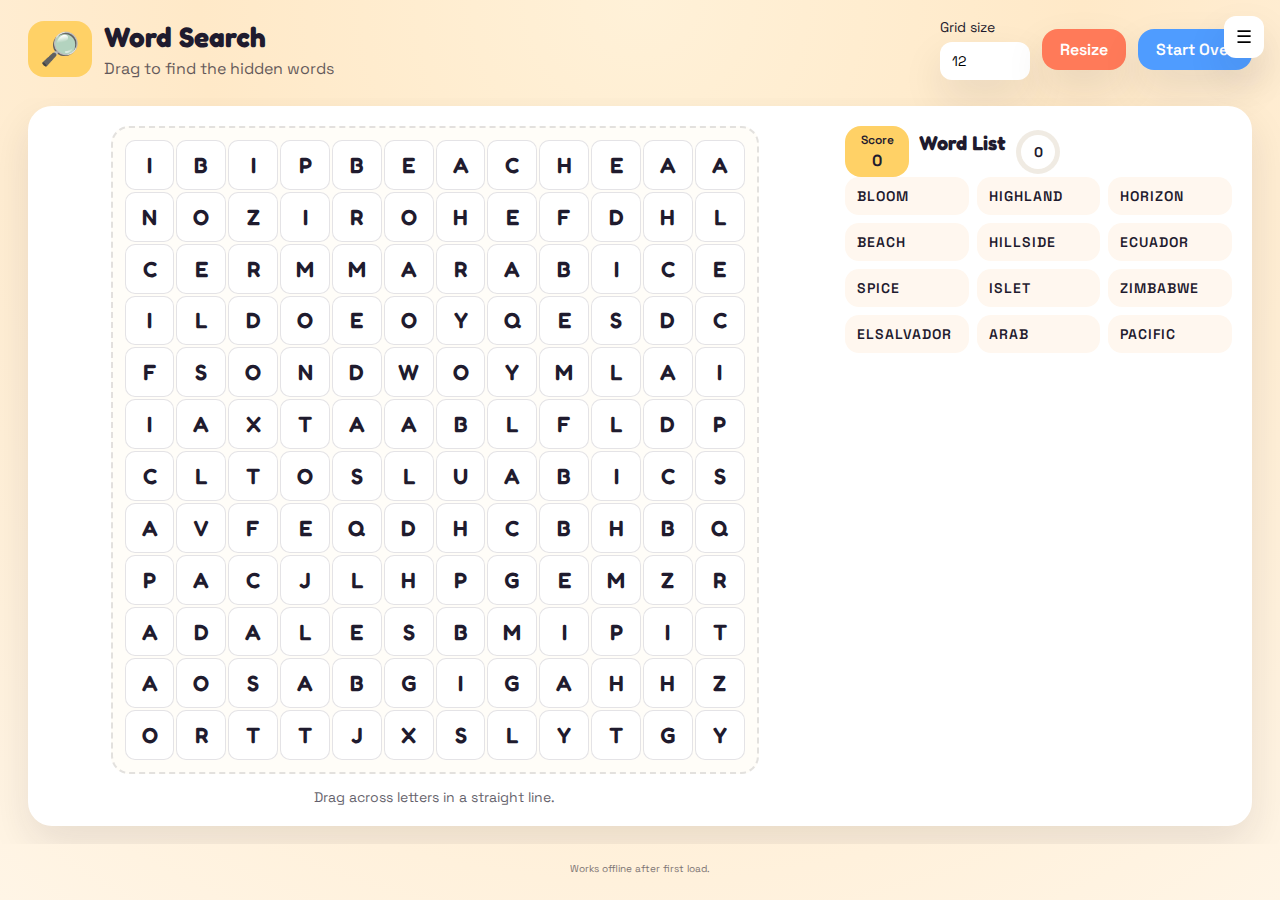
<file: index.html>
<!doctype html>
<html lang="en">
  <head>
    <meta charset="utf-8" />
    <meta name="viewport" content="width=device-width,initial-scale=1" />
    <title>Word Search</title>
    <meta name="theme-color" content="#ff7a59" />
    <meta name="apple-mobile-web-app-capable" content="yes" />
    <meta name="apple-mobile-web-app-status-bar-style" content="default" />
    <meta name="apple-mobile-web-app-title" content="Word Search" />
    <link rel="apple-touch-icon" href="icon-192.png" />
    <link rel="manifest" href="manifest.json" />
    <link rel="stylesheet" href="styles.css" />
  </head>
  <body>
    <div class="app-shell">
    <header class="topbar">
      <div class="brand">
        <span class="logo">🔎</span>
        <div>
          <h1>Word Search</h1>
          <p>Drag to find the hidden words</p>
        </div>
      </div>
      <div class="controls">
        <label class="control">
          Grid size
          <input id="gridSize" type="number" min="8" max="20" value="12" />
        </label>
        <button id="resizeBtn" class="btn">Resize</button>
        <button id="resetBtn" class="btn secondary">Start Over</button>
      </div>
    </header>
    <button id="menuToggle" class="icon-btn menu-fab" aria-label="Menu">
      ☰
    </button>

    <main>
      <section id="screenMap" class="screen map-screen">
        <div class="map-header">
          <div>
            <h2>Adventure Map</h2>
            <p>Pick a theme to start your next puzzle.</p>
          </div>
          <div class="map-actions">
            <button id="freePlayBtn" class="btn">Free Play</button>
            <button id="newCampaignBtn" class="btn secondary">New Campaign</button>
            <button id="mapBackBtn" class="btn secondary">Back</button>
          </div>
          <div class="map-stats">
            <div class="stat">
              <span>Level</span>
              <strong id="mapLevel">1</strong>
            </div>
            <div class="stat">
              <span>Total Words</span>
              <strong id="mapTotalWords">0</strong>
            </div>
          </div>
        </div>
        <div class="map-content">
          <div class="globe-wrap">
            <div id="globe" class="globe" aria-hidden="true">
              <canvas id="globeCanvas" class="globe-canvas" width="360" height="360"></canvas>
              <div id="plane" class="plane">✈️</div>
            </div>
          </div>
          <div id="mapList" class="map-list"></div>
        </div>
      </section>

      <section id="screenPlay" class="screen screen-active play-screen">
        <div class="board-panel">
          <div class="board" id="board"></div>
          <div class="hint" id="hint">Drag across letters in a straight line.</div>
        </div>

        <div class="word-panel">
          <div class="word-header">
            <div class="score score-inline score-compact">
              <span>Score</span>
              <strong id="scoreCount">0</strong>
            </div>
            <div class="title-group">
              <h2 id="themeTitle">Word List</h2>
              <div id="levelRing" class="level-ring">
                <span id="levelDisplay">1</span>
              </div>
            </div>
          </div>
          <span id="xpLabel" class="xp-label">0 / 1000 XP</span>
          <ul id="wordList" class="word-list"></ul>
        </div>
      </section>
    </main>

    <footer>
      <small>Works offline after first load.</small>
    </footer>

    <div id="menuPanel" class="menu-panel">
      <div class="menu-card">
        <h3>Menu</h3>
        <button id="menuResume" class="btn">Resume</button>
        <button id="menuResize" class="btn secondary">Resize</button>
        <button id="menuReset" class="btn secondary">Start Over</button>
        <button id="menuStats" class="btn secondary">Stats</button>
        <button id="menuTheme" class="btn secondary">Themes</button>
        <button id="menuMap" class="btn secondary">Map</button>
      </div>
    </div>

    <div id="statsModal" class="modal">
      <div class="modal-card">
        <h3>Stats</h3>
        <div class="stats-grid">
          <div class="stat">
            <span>Major Words</span>
            <strong id="statMajor">0</strong>
          </div>
          <div class="stat">
            <span>Minor Words</span>
            <strong id="statMinor">0</strong>
          </div>
          <div class="stat">
            <span>Lifetime Words</span>
            <strong id="statTotal">0</strong>
          </div>
          <div class="stat">
            <span>Time Played</span>
            <strong id="statTime">0m</strong>
          </div>
        </div>
        <button id="statsClose" class="btn">Close</button>
      </div>
    </div>

    <div id="resizeModal" class="modal">
      <div class="modal-card">
        <h3>Resize Grid</h3>
        <label class="control">
          Grid size (8-20)
          <input id="resizeInput" type="number" min="8" max="20" value="12" />
        </label>
        <button id="resizeSubmit" class="btn">Apply</button>
        <button id="resizeClose" class="btn secondary">Cancel</button>
      </div>
    </div>

    <div id="themeModal" class="modal">
      <div class="modal-card">
        <h3>Theme Picker</h3>
        <div id="themeOptions" class="theme-options"></div>
        <button id="themeClose" class="btn">Close</button>
      </div>
    </div>

    <div id="winScreen" class="modal">
      <div class="modal-card win-card">
        <h3>Level Complete!</h3>
        <p id="winSummary">You found all the words.</p>
        <div class="stats-grid">
          <div class="stat">
            <span>Level</span>
            <strong id="winLevel">1</strong>
          </div>
          <div class="stat">
            <span>Lifetime Words</span>
            <strong id="winTotalWords">0</strong>
          </div>
        </div>
        <div class="win-actions">
          <button id="winNext" class="btn">Next Level</button>
          <button id="winMap" class="btn secondary">Level Select</button>
          <button id="winStats" class="btn secondary">Stats</button>
          <button id="winRetry" class="btn secondary">Retry</button>
        </div>
      </div>
    </div>

    </div>
  <script src="data/countries-data.js"></script>
  <script src="data/country-cities.js"></script>
  <script src="app.js"></script>
  </body>
</html>
</file>
<file: styles.css>
@import url("https://fonts.googleapis.com/css2?family=Fredoka:wght@400;600;700&family=Space+Grotesk:wght@400;600&display=swap");

:root {
  color-scheme: light;
  --bg: #fff5e6;
  --ink: #1f1b2e;
  --accent: #ff7a59;
  --accent-2: #4f9cff;
  --accent-3: #ffd166;
  --panel: #ffffff;
  --shadow: 0 18px 40px rgba(31, 27, 46, 0.1);
  --grid-line: rgba(31, 27, 46, 0.12);
  --found: #b7f7c6;
  --select: #ffe08a;
}

* {
  box-sizing: border-box;
}

body {
  margin: 0;
  font-family: "Space Grotesk", sans-serif;
  background: radial-gradient(circle at top, #fff1d8 0%, #ffe9c8 40%, var(--bg) 100%);
  color: var(--ink);
  min-height: 100vh;
  height: 100vh;
  display: flex;
  flex-direction: column;
  overflow: hidden;
}

.app-shell {
  display: flex;
  flex-direction: column;
  min-height: 100vh;
}

.topbar {
  display: flex;
  flex-wrap: wrap;
  align-items: center;
  justify-content: space-between;
  gap: 16px;
  padding: 18px 28px;
}

.brand {
  display: flex;
  align-items: center;
  gap: 12px;
}

.logo {
  font-size: 32px;
  background: var(--accent-3);
  border-radius: 16px;
  padding: 8px 12px;
}

h1 {
  margin: 0;
  font-family: "Fredoka", cursive;
  font-size: 28px;
}

.brand p {
  margin: 4px 0 0;
  opacity: 0.7;
}

.controls {
  display: flex;
  flex-wrap: wrap;
  align-items: center;
  gap: 12px;
}

.control {
  display: grid;
  gap: 6px;
  font-size: 14px;
}

input[type="number"] {
  font: inherit;
  padding: 8px 10px;
  border-radius: 12px;
  border: 2px solid transparent;
  background: #fff;
  box-shadow: var(--shadow);
  width: 90px;
}

input[type="number"]:focus {
  outline: none;
  border-color: var(--accent-2);
}

.btn {
  font: inherit;
  border: none;
  padding: 10px 18px;
  border-radius: 16px;
  background: var(--accent);
  color: #fff;
  font-weight: 600;
  cursor: pointer;
  box-shadow: var(--shadow);
}

.btn.secondary {
  background: var(--accent-2);
}

.icon-btn {
  border: none;
  background: var(--panel);
  border-radius: 12px;
  padding: 10px 12px;
  box-shadow: var(--shadow);
  font-size: 18px;
  cursor: pointer;
}

.menu-fab {
  position: fixed;
  top: 16px;
  right: 16px;
  z-index: 15;
}


main {
  display: grid;
  gap: 24px;
  padding: 8px 28px 18px;
  flex: 1;
  min-height: 0;
  overflow: hidden;
}

.screen {
  display: none;
  height: 100%;
}

.screen.screen-active {
  display: block;
}

.map-screen {
  overflow: auto;
  height: 100%;
  padding-right: 6px;
  min-height: 0;
}

.map-header {
  display: flex;
  flex-wrap: wrap;
  align-items: center;
  justify-content: space-between;
  gap: 16px;
  margin-bottom: 20px;
}

.map-actions {
  display: flex;
  align-items: center;
  gap: 12px;
}

.map-stats {
  display: flex;
  gap: 12px;
  flex-wrap: wrap;
}

.map-content {
  display: grid;
  grid-template-columns: minmax(280px, 1.2fr) minmax(240px, 0.8fr);
  gap: 24px;
  align-items: start;
}

.globe-wrap {
  display: grid;
  place-items: center;
}

.globe {
  position: relative;
  width: min(70vw, 520px);
  aspect-ratio: 1 / 1;
  border-radius: 50%;
  background: radial-gradient(circle at 30% 30%, #ffffff 0%, #d8edff 45%, #a3c9f1 70%, #6f97c8 100%);
  box-shadow: 0 25px 60px rgba(31, 27, 46, 0.25);
  overflow: hidden;
  --globe-shift: 0%;
  transition: transform 0.25s ease;
  touch-action: pan-y;
}

.globe.zoomed {
  transform: scale(1.12);
}

.globe::before {
  content: "";
  position: absolute;
  inset: 10%;
  border-radius: 50%;
  background: radial-gradient(circle at 30% 30%, rgba(255, 255, 255, 0.55), transparent 60%);
  opacity: 0.9;
  z-index: 2;
  pointer-events: none;
}

.globe::after {
  content: "";
  position: absolute;
  inset: 0;
  border-radius: 50%;
  box-shadow: inset -30px -20px 60px rgba(31, 27, 46, 0.25);
  z-index: 2;
  pointer-events: none;
}

.globe-canvas {
  position: absolute;
  inset: 0;
  width: 100%;
  height: 100%;
  border-radius: 50%;
  pointer-events: none;
  z-index: 1;
}

.globe .pin {
  position: absolute;
  width: 12px;
  height: 12px;
  border-radius: 50%;
  background: var(--accent);
  border: 2px solid #fff;
  box-shadow: 0 6px 12px rgba(31, 27, 46, 0.3);
  transform: translate(-50%, -50%);
  z-index: 4;
}

.globe .pin.locked {
  background: #c9d3e3;
}

.globe .pin.current {
  width: 14px;
  height: 14px;
  background: var(--accent-2);
}

.plane {
  position: absolute;
  font-size: 18px;
  transform: translate(-50%, -50%);
  pointer-events: none;
  opacity: 0;
  transition: opacity 0.2s ease;
  z-index: 5;
}

.plane.active {
  opacity: 1;
}

.map-list {
  display: grid;
  gap: 12px;
}

.map-item {
  position: relative;
  padding: 14px 16px;
  border-radius: 18px;
  background: var(--panel);
  box-shadow: var(--shadow);
  display: grid;
  gap: 6px;
  cursor: pointer;
  overflow: hidden;
}

.map-item::after {
  content: "";
  position: absolute;
  inset: 0;
  background: linear-gradient(
    120deg,
    color-mix(in srgb, var(--item-accent, #ff7a59) 35%, transparent),
    transparent 60%
  );
  opacity: 0.35;
  pointer-events: none;
}

.map-item-header {
  display: flex;
  align-items: center;
  gap: 0.6rem;
  position: relative;
  z-index: 2;
}

.map-flag {
  width: 2.1rem;
  height: 2.1rem;
  display: inline-flex;
  align-items: center;
  justify-content: center;
  border-radius: 50%;
  background: color-mix(in srgb, var(--item-accent-2, #4f9cff) 20%, #fff);
  border: 2px solid rgba(255, 255, 255, 0.8);
  box-shadow: 0 8px 18px rgba(8, 20, 50, 0.15);
  font-size: 1.1rem;
}

.map-icon {
  margin-left: auto;
  font-size: 1.1rem;
  background: color-mix(in srgb, var(--item-accent-3, #ffd166) 40%, #fff);
  border-radius: 999px;
  padding: 0.25rem 0.6rem;
  box-shadow: inset 0 0 0 1px rgba(255, 255, 255, 0.6);
}

.map-silhouette {
  position: absolute;
  inset: 0;
  background-image: var(--item-silhouette);
  background-repeat: no-repeat;
  background-position: right 10% center;
  background-size: 120px;
  opacity: 0.35;
  mix-blend-mode: soft-light;
  pointer-events: none;
  filter: drop-shadow(0 8px 12px rgba(8, 20, 50, 0.12));
}

.map-item small {
  opacity: 0.7;
  position: relative;
  z-index: 2;
}

.map-item.locked {
  opacity: 0.5;
  cursor: default;
}

.map-item.current {
  border: 2px solid var(--accent-2);
}

.play-screen {
  background: var(--panel);
  border-radius: 24px;
  padding: 20px;
  box-shadow: var(--shadow);
  grid-template-columns: minmax(0, 2fr) minmax(220px, 1fr);
  gap: 24px;
  min-height: 0;
  height: 100%;
}

.play-screen.screen-active {
  display: grid;
}

.board-panel {
  display: grid;
  gap: 12px;
  grid-template-rows: 1fr auto;
  min-height: 0;
}

.score {
  background: var(--accent-3);
  padding: 8px 14px;
  border-radius: 16px;
  font-weight: 600;
  display: grid;
  gap: 2px;
  text-align: center;
}

.score strong {
  font-size: 20px;
}

.score-inline {
  min-width: 84px;
}

.score-compact {
  min-width: 64px;
  padding: 6px 10px;
  font-size: 12px;
  flex: 0 0 auto;
}

.score-compact strong {
  font-size: 16px;
}

.board {
  display: grid;
  gap: 2px;
  border-radius: 18px;
  border: 2px dashed var(--grid-line);
  padding: 12px;
  touch-action: none;
  user-select: none;
  background: #fffdf8;
  width: min(100%, 72vh);
  aspect-ratio: 1 / 1;
  justify-self: center;
}

.cell {
  display: grid;
  place-items: center;
  font-family: "Fredoka", cursive;
  font-size: clamp(14px, 2.4vw, 22px);
  font-weight: 600;
  border-radius: 10px;
  background: #ffffff;
  border: 1px solid var(--grid-line);
  aspect-ratio: 1 / 1;
}

.cell.selected {
  background: var(--select);
}

.cell.found {
  background: var(--found);
  border: 2px solid #4caf50;
  box-shadow: 0 0 0 2px rgba(76, 175, 80, 0.2), 0 6px 14px rgba(76, 175, 80, 0.25);
}

.cell.minor {
  background: #ffe8f0;
  border: 2px solid #ff9ac2;
}

.flying-letter {
  position: fixed;
  z-index: 30;
  font-family: "Fredoka", cursive;
  font-weight: 700;
  color: var(--ink);
  background: var(--panel);
  border-radius: 8px;
  padding: 2px 6px;
  box-shadow: 0 8px 18px rgba(31, 27, 46, 0.15);
  pointer-events: none;
  opacity: 1;
  transform: translate(0, 0) scale(1);
  animation: floatLetter var(--flight, 2.4s) ease-in forwards;
}

.flying-letter .sparkle {
  position: absolute;
  width: 6px;
  height: 6px;
  border-radius: 50%;
  background: var(--accent-3);
  top: -6px;
  right: -2px;
  box-shadow: 0 0 8px rgba(255, 209, 102, 0.7);
  animation: sparkle 1s ease-out infinite;
}

.cell.pulse {
  animation: pop 0.5s ease-out;
}

.board.celebrate {
  animation: shimmer 0.6s ease-out;
}

.word-panel {
  display: grid;
  grid-template-rows: auto 1fr;
  min-height: 0;
}

.word-panel h2 {
  margin-top: 0;
  font-family: "Fredoka", cursive;
}

.word-header {
  display: flex;
  align-items: center;
  justify-content: space-between;
  gap: 10px;
  flex-wrap: nowrap;
}

.title-group {
  display: flex;
  align-items: center;
  gap: 10px;
  min-width: 0;
  flex: 1;
}

#themeTitle {
  white-space: nowrap;
  overflow: hidden;
  text-overflow: ellipsis;
  font-size: clamp(16px, 2.1vw, 20px);
}

.level-ring {
  --ring: 0deg;
  width: clamp(34px, 4vw, 44px);
  height: clamp(34px, 4vw, 44px);
  border-radius: 50%;
  display: grid;
  place-items: center;
  background: conic-gradient(var(--accent) var(--ring), #f0ebe3 0deg);
  position: relative;
  cursor: pointer;
  transition: filter 0.3s ease;
}

.level-ring,
.level-ring::before,
.level-ring::after {
  transition: background 1.4s ease;
}

.level-ring::after {
  content: "";
  position: absolute;
  inset: 5px;
  border-radius: 50%;
  background: var(--panel);
}

.level-ring span {
  position: relative;
  font-weight: 700;
  font-size: 14px;
  z-index: 1;
}


.xp-label {
  display: none;
  font-size: 12px;
  font-weight: 600;
  opacity: 0.7;
  margin-bottom: 10px;
}

.word-panel.show-xp .xp-label {
  display: block;
}

.level-ring.gain {
  filter: drop-shadow(0 0 10px rgba(255, 122, 89, 0.55));
}

.level-ring.level-up {
  animation: levelUpGlow 1.6s ease;
}

.ring-float {
  position: absolute;
  inset: 0;
  display: grid;
  place-items: center;
  font-size: 11px;
  font-weight: 700;
  color: var(--accent);
  opacity: 0;
  animation: xpFloat 1.4s ease;
  z-index: 2;
}

@keyframes xpFloat {
  0% {
    opacity: 0;
    transform: translateY(6px) scale(0.95);
  }
  30% {
    opacity: 1;
    transform: translateY(0) scale(1);
  }
  100% {
    opacity: 0;
    transform: translateY(-10px) scale(0.9);
  }
}

@keyframes levelUpGlow {
  0% {
    filter: drop-shadow(0 0 0 rgba(255, 122, 89, 0));
    transform: scale(1);
  }
  40% {
    filter: drop-shadow(0 0 14px rgba(79, 156, 255, 0.6));
    transform: scale(1.08);
  }
  100% {
    filter: drop-shadow(0 0 0 rgba(255, 122, 89, 0));
    transform: scale(1);
  }
}

@keyframes sparkle {
  0% {
    transform: scale(0.6);
    opacity: 0.2;
  }
  50% {
    transform: scale(1);
    opacity: 1;
  }
  100% {
    transform: scale(0.6);
    opacity: 0.2;
  }
}

@keyframes floatLetter {
  0% {
    opacity: 1;
    transform: translate(0, 0) scale(1);
  }
  50% {
    opacity: 0.9;
    transform: translate(var(--cx), var(--cy)) scale(1.05);
  }
  100% {
    opacity: 0;
    transform: translate(var(--dx), var(--dy)) scale(0.6);
  }
}

.word-list {
  list-style: none;
  padding: 0;
  margin: 0;
  display: grid;
  gap: 8px;
  grid-template-columns: repeat(auto-fit, minmax(120px, 1fr));
  align-content: start;
}

.word-list li {
  padding: 8px 10px;
  border-radius: 14px;
  background: #fff7ef;
  border: 2px solid transparent;
  font-weight: 600;
  text-transform: uppercase;
  letter-spacing: 1px;
  font-size: clamp(11px, 1.7vw, 14px);
}

.word-list li.found {
  background: var(--found);
  border-color: #4caf50;
  text-decoration: line-through;
}

.hint {
  text-align: center;
  font-size: 14px;
  opacity: 0.7;
}

footer {
  padding: 16px 28px 24px;
  text-align: center;
  font-size: 12px;
  opacity: 0.6;
}

.menu-panel,
.modal {
  position: fixed;
  inset: 0;
  background: rgba(31, 27, 46, 0.35);
  display: none;
  align-items: center;
  justify-content: center;
  z-index: 20;
  padding: 20px;
}

.menu-panel.active,
.modal.active {
  display: flex;
}

.menu-card,
.modal-card {
  background: var(--panel);
  border-radius: 24px;
  padding: 24px;
  box-shadow: var(--shadow);
  display: grid;
  gap: 12px;
  width: min(420px, 90vw);
}

.modal-card.win-card {
  width: min(520px, 92vw);
  text-align: center;
}

.stats-grid {
  display: grid;
  grid-template-columns: repeat(auto-fit, minmax(140px, 1fr));
  gap: 12px;
}

.stat {
  background: #fff7ef;
  border-radius: 16px;
  padding: 12px 14px;
  display: grid;
  gap: 6px;
  font-weight: 600;
}

.stat span {
  font-size: 12px;
  opacity: 0.7;
}

.theme-options {
  display: grid;
  grid-template-columns: repeat(auto-fit, minmax(140px, 1fr));
  gap: 12px;
}

.theme-card {
  padding: 14px;
  border-radius: 16px;
  border: 2px solid transparent;
  background: #fff7ef;
  cursor: pointer;
  display: grid;
  gap: 6px;
}

.theme-card.active {
  border-color: var(--accent);
}

.win-actions {
  display: grid;
  gap: 12px;
}

@media (min-width: 720px) {
  .win-actions {
    grid-template-columns: repeat(3, 1fr);
  }
}

@keyframes pop {
  0% {
    transform: scale(1);
  }
  50% {
    transform: scale(1.08);
  }
  100% {
    transform: scale(1);
  }
}

@keyframes shimmer {
  0% {
    box-shadow: 0 0 0 rgba(255, 122, 89, 0.0);
  }
  50% {
    box-shadow: 0 0 0 6px rgba(255, 122, 89, 0.25);
  }
  100% {
    box-shadow: 0 0 0 rgba(255, 122, 89, 0.0);
  }
}

@media (max-width: 900px) {
  .play-screen {
    grid-template-columns: 1fr;
  }

  .board {
    width: min(100%, 78vw);
  }

  .word-header {
    flex-wrap: wrap;
  }

  .map-content {
    grid-template-columns: 1fr;
  }
}

@media (max-width: 600px) {
  .topbar {
    display: none;
  }

  body {
    overflow: hidden;
  }

  main {
    height: 100svh;
    overflow: hidden;
    padding: 10px 14px 14px;
  }

  h1 {
    font-size: 22px;
  }

  .brand p {
    font-size: 12px;
  }

  .play-screen {
    grid-template-columns: 1fr;
    grid-template-rows: auto 1fr;
    gap: 16px;
    padding: 16px;
    height: 100%;
    min-height: 0;
    width: 100%;
  }

  .word-panel {
    order: 1;
    align-content: start;
    max-height: 38dvh;
    overflow: hidden;
  }

  .board-panel {
    order: 2;
    padding: 10px;
    min-height: 0;
    overflow: hidden;
  }

  .board {
    width: 100%;
    height: auto;
    max-width: 100%;
    max-height: 58vh;
    aspect-ratio: 1 / 1;
  }

  .word-list {
    grid-template-columns: repeat(auto-fit, minmax(100px, 1fr));
    max-height: 32dvh;
    overflow: auto;
  }

  .word-list li {
    font-size: clamp(10px, 3.2vw, 13px);
  }

  .level-ring {
    width: 38px;
    height: 38px;
  }
}
</file>
